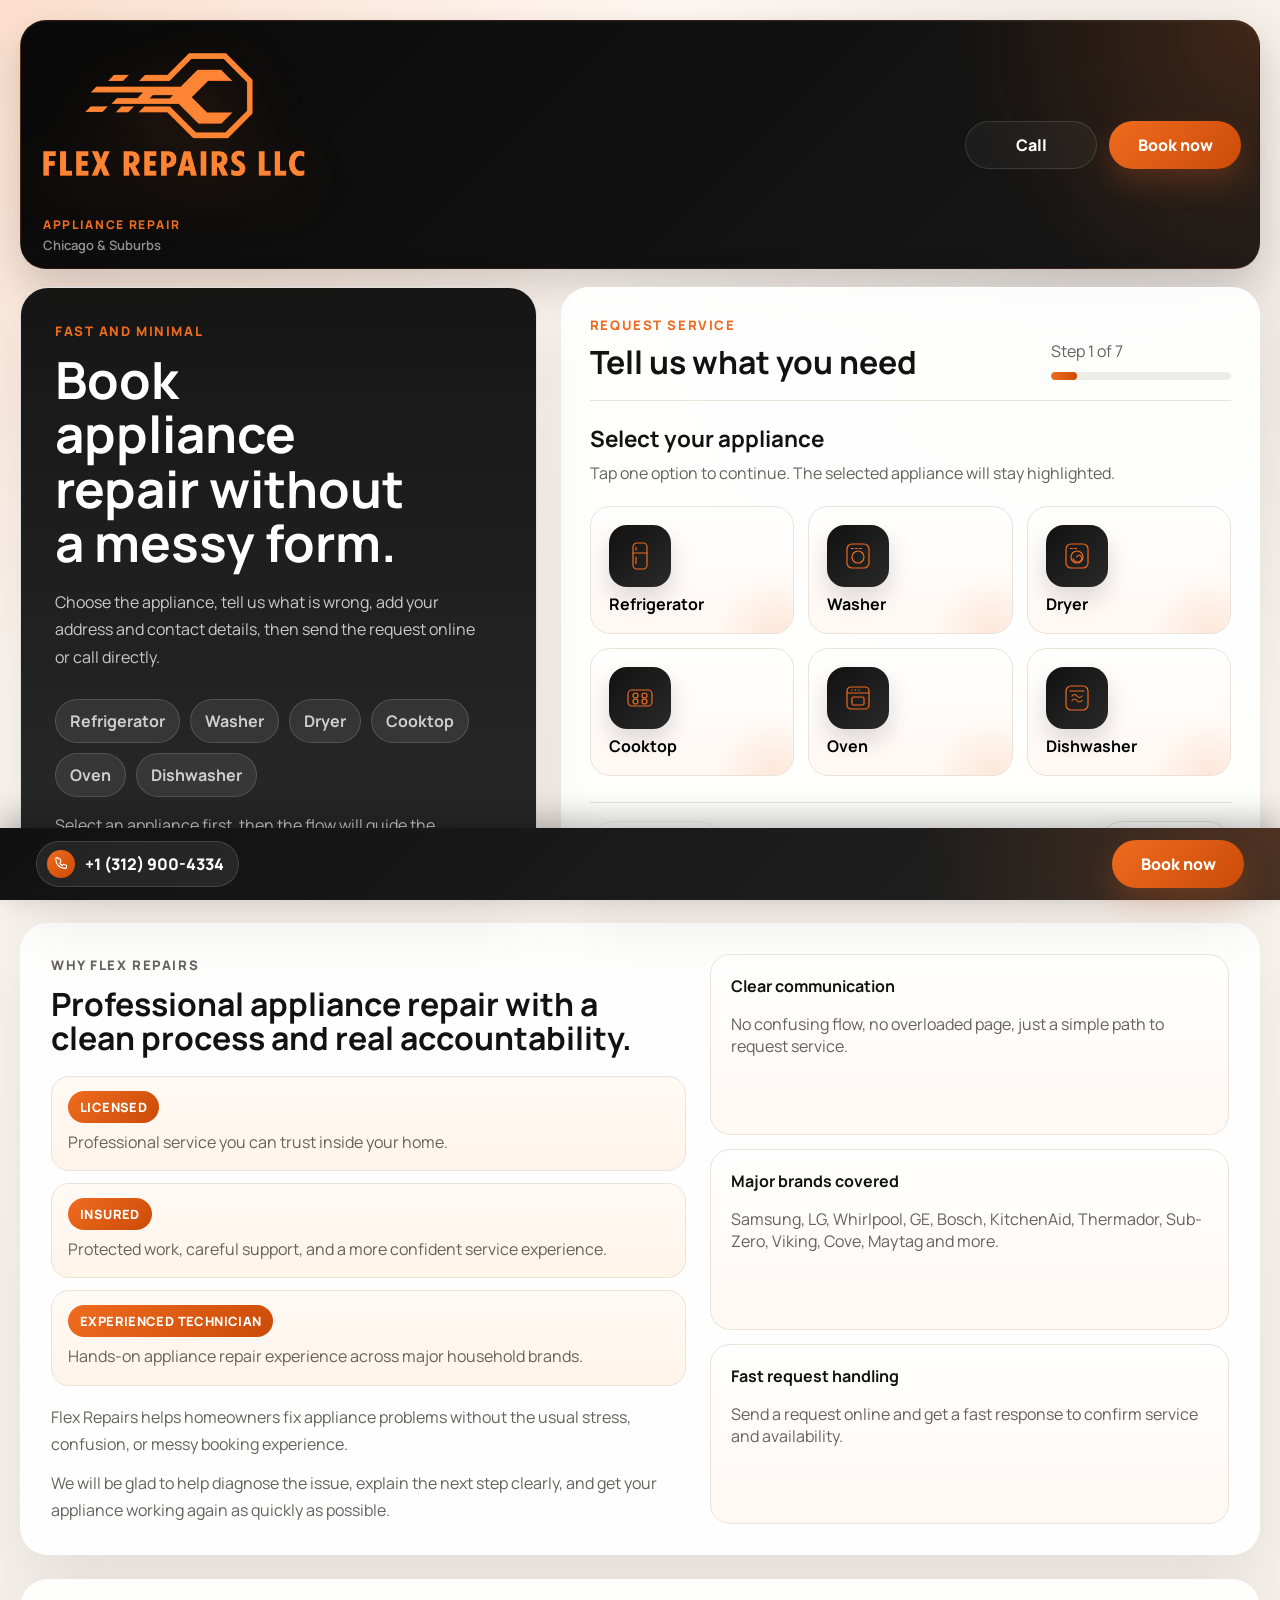
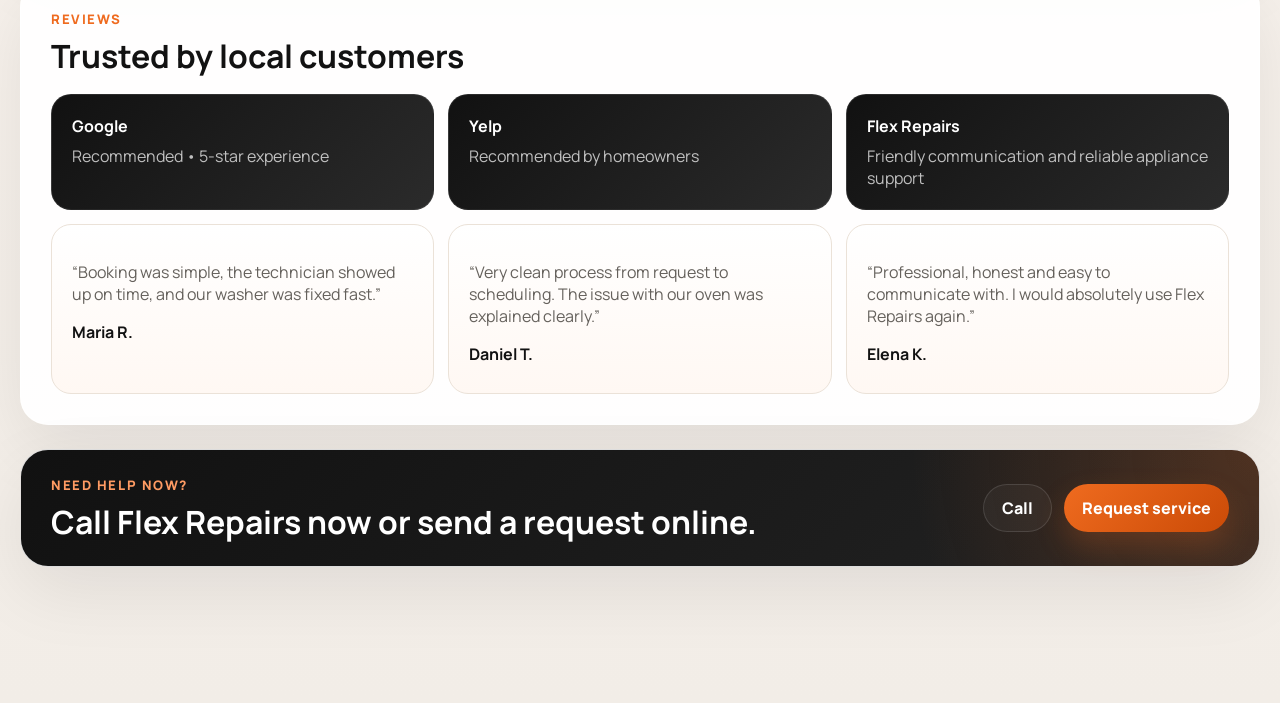
<file: index.html>
<!DOCTYPE html>
<html lang="en">
<head>
  <meta charset="UTF-8">
  <meta name="viewport" content="width=device-width, initial-scale=1.0">
  <title>Flex Repairs | Book Appliance Service</title>
  <meta
    name="description"
    content="Minimalist appliance repair booking flow for Flex Repairs."
  >
  <link rel="canonical" href="https://flexrepairsllc.com/">
	<link rel="icon" type="image/png" href="/flex-repairs-logo-orange-tall-balanced.png">
<link rel="shortcut icon" type="image/png" href="/flex-repairs-logo-orange-tall-balanced.png">
<link rel="apple-touch-icon" href="/flex-repairs-logo-orange-tall-balanced.png">
<meta property="og:image" content="https://flexrepairsllc.com/flex-repairs-logo-orange-tall-balanced.png">
<meta name="twitter:image" content="https://flexrepairsllc.com/flex-repairs-logo-orange-tall-balanced.png">
  <link rel="preconnect" href="https://fonts.googleapis.com">
  <link rel="preconnect" href="https://fonts.gstatic.com" crossorigin>
  <link
	    href="https://fonts.googleapis.com/css2?family=Manrope:wght@400;500;600;700;800&amp;display=swap"
    rel="stylesheet"
  >
  <link rel="stylesheet" href="styles.css?v=20260412-brands89">
</head>
<body>
  <div class="app-shell">
    <header class="topbar">
      <div class="brand-stack">
        <a class="brand" href="#top" aria-label="Flex Repairs home">
          <img
            class="brand-logo-image"
            src="flex-repairs-logo-orange-tall-balanced.png"
            alt="Flex Repairs LLC logo"
          >
        </a>
        <div class="brand-tagline">
          <span class="brand-tagline-service">Appliance Repair</span>
          <span class="brand-tagline-area">Chicago &amp; Suburbs</span>
        </div>
      </div>

      <div class="topbar-actions">
        <a
          class="ghost-button call-button"
          href="tel:+13129004334"
          data-call-trigger
          aria-controls="call-chip-header"
          aria-expanded="false"
        >
          Call
        </a>
        <button class="primary-button" type="button" data-jump-to="1">Book now</button>
        <a class="call-chip" id="call-chip-header" href="tel:+13129004334" hidden>
          <span class="call-chip-icon" aria-hidden="true">
            <svg viewBox="0 0 24 24" fill="none">
              <path d="M6.6 3H9.4C10 3 10.5 3.4 10.7 4L11.8 7.6C12 8.1 11.8 8.8 11.3 9.2L9.8 10.4C10.7 12.3 12.2 13.8 14.1 14.7L15.3 13.2C15.7 12.7 16.4 12.5 16.9 12.7L20.5 13.8C21.1 14 21.5 14.5 21.5 15.1V17.9C21.5 18.8 20.8 19.5 19.9 19.5H18.5C9.9 19.5 3 12.6 3 4V2.6C3 1.7 3.7 1 4.6 1H6.6Z"></path>
            </svg>
          </span>
          <span>+1 (312) 900-4334</span>
        </a>
      </div>
    </header>

    <main id="top" class="flow-layout">
      <section class="intro-panel">
        <p class="kicker">Fast and minimal</p>
        <h1>Book appliance repair without a messy form.</h1>
        <p class="intro-copy">
          Choose the appliance, tell us what is wrong, add your address and contact details,
          then send the request online or call directly.
        </p>

        <div class="intro-pills">
          <span>Refrigerator</span>
          <span>Washer</span>
          <span>Dryer</span>
          <span>Cooktop</span>
          <span>Oven</span>
          <span>Dishwasher</span>
        </div>

        <div class="intro-note">
          Select an appliance first, then the flow will guide the customer step by step.
        </div>
      </section>

      <section class="booking-panel">
        <div class="progress-head">
          <div>
            <p class="kicker">Request service</p>
            <h2>Tell us what you need</h2>
          </div>
          <div class="step-indicator">
            <span id="step-label">Step 1 of 7</span>
            <div class="progress-track"><div class="progress-fill" id="progress-fill"></div></div>
          </div>
        </div>

        <form id="booking-form" class="booking-form" novalidate>
          <section class="flow-step active" data-step="1">
            <div class="step-copy">
              <h3>Select your appliance</h3>
              <p>Tap one option to continue. The selected appliance will stay highlighted.</p>
            </div>

            <div class="appliance-grid" id="appliance-grid">
              <button class="choice-card" type="button" data-field="appliance" data-value="Refrigerator">
                <span class="icon appliance-icon" aria-hidden="true">
                  <svg viewBox="0 0 64 64" fill="none">
                    <rect x="18" y="6" width="28" height="52" rx="8"></rect>
                    <path d="M18 26H46"></path>
                    <path d="M24 14V20"></path>
                    <path d="M24 34V47"></path>
                  </svg>
                </span>
                <strong class="appliance-name">Refrigerator</strong>
              </button>
              <button class="choice-card" type="button" data-field="appliance" data-value="Washer">
                <span class="icon appliance-icon" aria-hidden="true">
                  <svg viewBox="0 0 64 64" fill="none">
                    <rect x="10" y="8" width="44" height="48" rx="10"></rect>
                    <circle cx="32" cy="34" r="12"></circle>
                    <path d="M19 17H23"></path>
                    <path d="M27 17H31"></path>
                    <path d="M35 17H39"></path>
                  </svg>
                </span>
                <strong class="appliance-name">Washer</strong>
              </button>
              <button class="choice-card" type="button" data-field="appliance" data-value="Dryer">
                <span class="icon appliance-icon" aria-hidden="true">
                  <svg viewBox="0 0 64 64" fill="none">
                    <rect x="10" y="8" width="44" height="48" rx="10"></rect>
                    <circle cx="32" cy="34" r="12"></circle>
                    <path d="M19 17H23"></path>
                    <path d="M27 17H31"></path>
                    <path d="M31 34C33.5 29 40 29.5 41.5 35C42.7 39.5 38.5 44 33.5 44C29.5 44 25.8 41.2 24.5 37.8"></path>
                  </svg>
                </span>
                <strong class="appliance-name">Dryer</strong>
              </button>
              <button class="choice-card" type="button" data-field="appliance" data-value="Cooktop">
                <span class="icon appliance-icon" aria-hidden="true">
                  <svg viewBox="0 0 64 64" fill="none">
                    <rect x="8" y="16" width="48" height="32" rx="8"></rect>
                    <circle cx="23" cy="27" r="5"></circle>
                    <circle cx="41" cy="27" r="5"></circle>
                    <circle cx="23" cy="39" r="5"></circle>
                    <circle cx="41" cy="39" r="5"></circle>
                  </svg>
                </span>
                <strong class="appliance-name">Cooktop</strong>
              </button>
              <button class="choice-card" type="button" data-field="appliance" data-value="Oven">
                <span class="icon appliance-icon" aria-hidden="true">
                  <svg viewBox="0 0 64 64" fill="none">
                    <rect x="10" y="10" width="44" height="44" rx="8"></rect>
                    <path d="M10 22H54"></path>
                    <circle cx="20" cy="16" r="1.5" fill="currentColor" stroke="none"></circle>
                    <circle cx="27" cy="16" r="1.5" fill="currentColor" stroke="none"></circle>
                    <circle cx="34" cy="16" r="1.5" fill="currentColor" stroke="none"></circle>
                    <rect x="20" y="30" width="24" height="16" rx="3"></rect>
                  </svg>
                </span>
                <strong class="appliance-name">Oven</strong>
              </button>
              <button class="choice-card" type="button" data-field="appliance" data-value="Dishwasher">
                <span class="icon appliance-icon" aria-hidden="true">
                  <svg viewBox="0 0 64 64" fill="none">
                    <rect x="10" y="8" width="44" height="48" rx="10"></rect>
                    <path d="M18 18H46"></path>
                    <path d="M22 28C25 24 29 24 32 28C35 32 39 32 42 28"></path>
                    <path d="M22 37C25 33 29 33 32 37C35 41 39 41 42 37"></path>
                  </svg>
                </span>
                <strong class="appliance-name">Dishwasher</strong>
              </button>
            </div>
          </section>

          <section class="flow-step" data-step="2">
            <div class="step-copy">
              <h3>What is the problem?</h3>
              <p>These options update based on the appliance you selected.</p>
            </div>

            <div class="choice-list" id="issue-list"></div>
          </section>

          <section class="flow-step" data-step="3">
            <div class="step-copy">
              <h3>What brand is it?</h3>
              <p>Select the appliance brand to continue.</p>
            </div>

            <div class="brand-grid" id="brand-grid"></div>
          </section>

          <section class="flow-step" data-step="4">
            <div class="step-copy">
              <h3>Where do you live?</h3>
              <p>Start with ZIP code, then add the exact address.</p>
            </div>

            <div class="field-grid two">
              <label class="field">
                <span>ZIP code</span>
                <input type="text" name="zipCode" placeholder="60618" inputmode="numeric" maxlength="10" autocomplete="postal-code" required>
              </label>
              <label class="field">
                <span>City</span>
                <input type="text" name="city" placeholder="Chicago" autocomplete="address-level2">
              </label>
            </div>

            <label class="field">
              <span>Street address</span>
                <input type="text" name="address" placeholder="1234 N Example Ave, Apt 2B" autocomplete="street-address" required>
            </label>
          </section>

          <section class="flow-step" data-step="5">
            <div class="step-copy">
              <h3>How can we reach you?</h3>
              <p>So we can confirm your request and schedule service.</p>
            </div>

            <div class="field-grid two">
              <label class="field">
                <span>First name</span>
                <input type="text" name="firstName" placeholder="John" autocomplete="given-name" required>
              </label>
              <label class="field">
                <span>Last name</span>
                <input type="text" name="lastName" placeholder="Smith" autocomplete="family-name">
              </label>
            </div>

            <div class="field-grid two">
              <label class="field">
                <span>Phone number</span>
                <input type="tel" name="phone" placeholder="+1 (312) 555-0123" autocomplete="tel" required>
              </label>
              <label class="field">
                <span>Email</span>
                <input type="email" name="email" placeholder="you@example.com" autocomplete="email">
              </label>
            </div>
          </section>

          <section class="flow-step" data-step="6">
            <div class="step-copy">
              <h3>What date and time work best?</h3>
              <p>Choose a preferred date and an open time window for the visit.</p>
            </div>

            <div class="availability-block">
              <div class="availability-head">
                <strong>Select a date</strong>
                <span>Dates keep moving forward automatically.</span>
              </div>
              <div class="date-grid" id="date-grid" tabindex="-1"></div>
            </div>

            <div class="availability-block">
              <div class="availability-head">
                <strong>Select a time window</strong>
                <span>Gray time windows are already booked.</span>
              </div>
              <div class="time-grid" id="time-grid" tabindex="-1"></div>
            </div>

            <label class="field">
              <span>Extra notes</span>
              <textarea name="notes" rows="4" placeholder="Gate code, parking note, appliance location, timing preferences..."></textarea>
            </label>

            <div class="callout">
              The selected date and time will be added to the request details.
            </div>
          </section>

          <section class="flow-step" data-step="7">
            <div class="step-copy">
              <h3>Review your request</h3>
              <p>One last check before sending.</p>
            </div>

            <div class="summary-card" id="summary-card"></div>

            <div class="final-actions">
              <button class="primary-button" type="submit">Request service</button>
              <button class="ghost-button" type="button" data-jump-to="5">Edit request</button>
            </div>
          </section>

          <div class="form-message" id="form-message" aria-live="polite" hidden></div>

          <div class="flow-footer">
            <button class="nav-button" id="back-button" type="button">Back</button>
            <button class="nav-button primary-nav" id="next-button" type="button">Next</button>
          </div>
        </form>
      </section>
    </main>

    <section class="trust-section">
      <div class="trust-copy">
        <p class="kicker">Why Flex Repairs</p>
        <h2>Professional appliance repair with a clean process and real accountability.</h2>

        <div class="trust-points">
          <div class="trust-point">
            <span class="trust-label">Licensed</span>
            <p>Professional service you can trust inside your home.</p>
          </div>
          <div class="trust-point">
            <span class="trust-label">Insured</span>
            <p>Protected work, careful support, and a more confident service experience.</p>
          </div>
          <div class="trust-point">
            <span class="trust-label">Experienced technician</span>
            <p>Hands-on appliance repair experience across major household brands.</p>
          </div>
        </div>

        <div class="trust-message">
          <p>
            Flex Repairs helps homeowners fix appliance problems without the usual stress,
            confusion, or messy booking experience.
          </p>
          <p>
            We will be glad to help diagnose the issue, explain the next step clearly,
            and get your appliance working again as quickly as possible.
          </p>
        </div>
      </div>

      <div class="trust-cards">
        <article class="mini-card">
          <strong>Clear communication</strong>
          <p>No confusing flow, no overloaded page, just a simple path to request service.</p>
        </article>
        <article class="mini-card">
          <strong>Major brands covered</strong>
          <p>Samsung, LG, Whirlpool, GE, Bosch, KitchenAid, Thermador, Sub-Zero, Viking, Cove, Maytag and more.</p>
        </article>
        <article class="mini-card">
          <strong>Fast request handling</strong>
          <p>Send a request online and get a fast response to confirm service and availability.</p>
        </article>
      </div>
    </section>

    <section class="reviews-section">
      <div class="section-head">
        <p class="kicker">Reviews</p>
        <h2>Trusted by local customers</h2>
      </div>

      <div class="rating-strip">
        <div class="rating-card">
          <strong>Google</strong>
          <span>Recommended • 5-star experience</span>
        </div>
        <div class="rating-card">
          <strong>Yelp</strong>
          <span>Recommended by homeowners</span>
        </div>
        <div class="rating-card">
          <strong>Flex Repairs</strong>
          <span>Friendly communication and reliable appliance support</span>
        </div>
      </div>

      <div class="review-grid">
        <article class="review-card">
          <p>“Booking was simple, the technician showed up on time, and our washer was fixed fast.”</p>
          <strong>Maria R.</strong>
        </article>
        <article class="review-card">
          <p>“Very clean process from request to scheduling. The issue with our oven was explained clearly.”</p>
          <strong>Daniel T.</strong>
        </article>
        <article class="review-card">
          <p>“Professional, honest and easy to communicate with. I would absolutely use Flex Repairs again.”</p>
          <strong>Elena K.</strong>
        </article>
      </div>
    </section>

    <section class="bottom-cta">
      <div>
        <p class="kicker">Need help now?</p>
        <h2>Call Flex Repairs now or send a request online.</h2>
      </div>
      <div class="bottom-cta-actions">
        <a
          class="ghost-button call-button"
          href="tel:+13129004334"
          data-call-trigger
          aria-controls="call-chip-footer"
          aria-expanded="false"
        >
          Call
        </a>
        <button class="primary-button" type="button" data-jump-to="1">Request service</button>
        <a class="call-chip call-chip-dark" id="call-chip-footer" href="tel:+13129004334" hidden>
          <span class="call-chip-icon" aria-hidden="true">
            <svg viewBox="0 0 24 24" fill="none">
              <path d="M6.6 3H9.4C10 3 10.5 3.4 10.7 4L11.8 7.6C12 8.1 11.8 8.8 11.3 9.2L9.8 10.4C10.7 12.3 12.2 13.8 14.1 14.7L15.3 13.2C15.7 12.7 16.4 12.5 16.9 12.7L20.5 13.8C21.1 14 21.5 14.5 21.5 15.1V17.9C21.5 18.8 20.8 19.5 19.9 19.5H18.5C9.9 19.5 3 12.6 3 4V2.6C3 1.7 3.7 1 4.6 1H6.6Z"></path>
            </svg>
          </span>
          <span>+1 (312) 900-4334</span>
        </a>
      </div>
    </section>
  </div>

  <div class="sticky-call-bar" role="complementary" aria-label="Call or book service">
    <a class="sticky-call-bar-chip" href="tel:+13129004334">
      <span class="sticky-call-bar-icon" aria-hidden="true">
        <svg viewBox="0 0 24 24" fill="none">
          <path d="M6.6 3H9.4C10 3 10.5 3.4 10.7 4L11.8 7.6C12 8.1 11.8 8.8 11.3 9.2L9.8 10.4C10.7 12.3 12.2 13.8 14.1 14.7L15.3 13.2C15.7 12.7 16.4 12.5 16.9 12.7L20.5 13.8C21.1 14 21.5 14.5 21.5 15.1V17.9C21.5 18.8 20.8 19.5 19.9 19.5H18.5C9.9 19.5 3 12.6 3 4V2.6C3 1.7 3.7 1 4.6 1H6.6Z"></path>
        </svg>
      </span>
      <span>+1 (312) 900-4334</span>
    </a>
    <button class="primary-button" type="button" data-jump-to="1">Book now</button>
  </div>

  <script src="script-v2.js?v=20260412-brands89"></script>
</body>
</html>
</file>
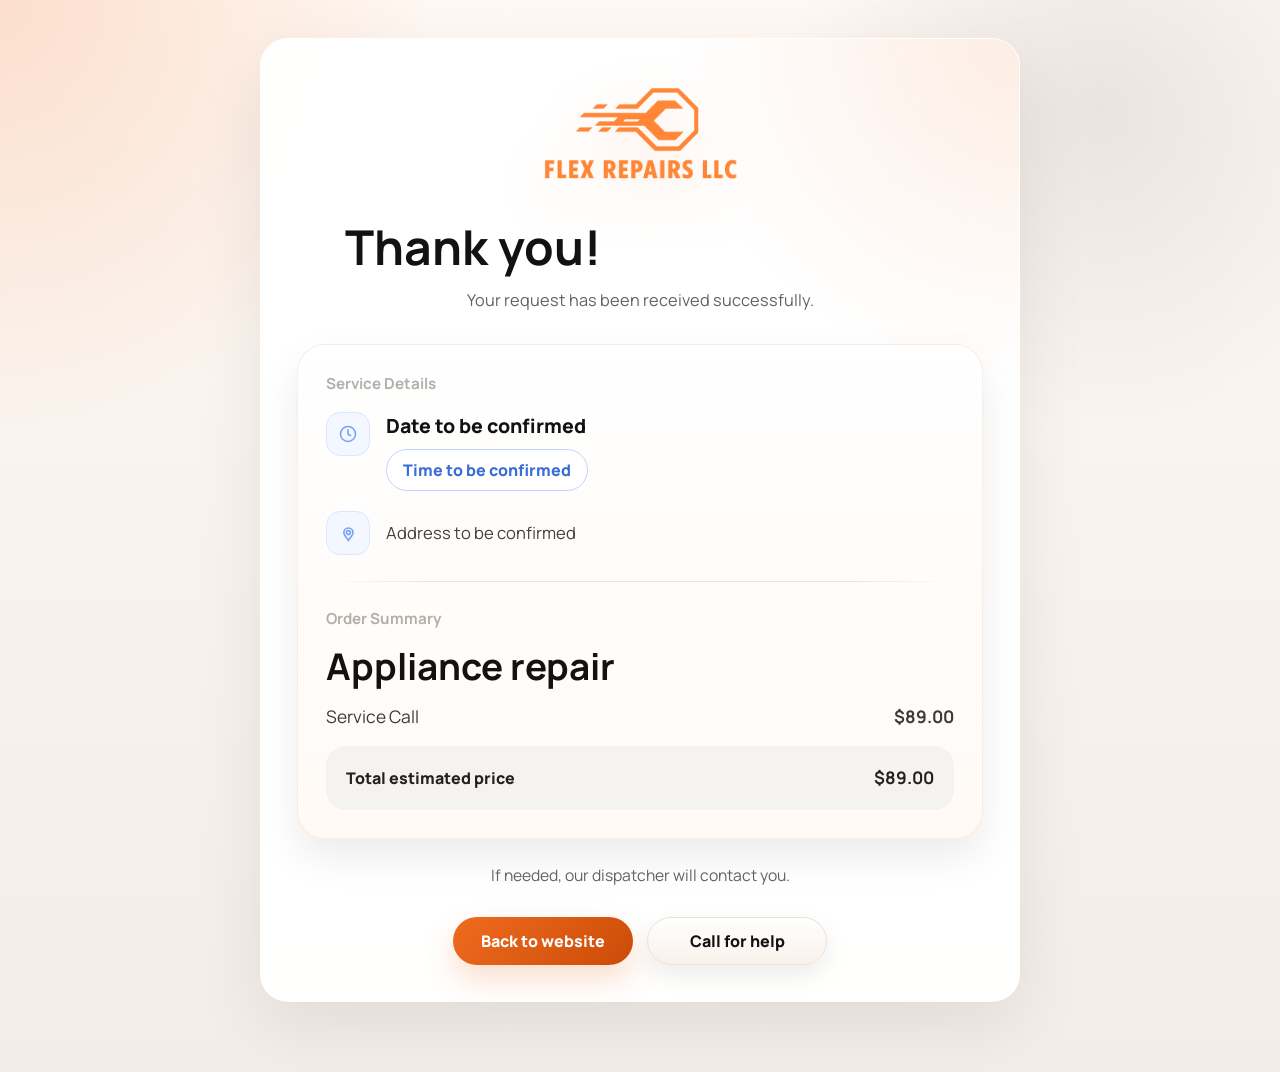
<file: thank-you.html>
<!DOCTYPE html>
<html lang="en">
<head>
  <meta charset="UTF-8">
  <meta name="viewport" content="width=device-width, initial-scale=1.0">
  <title>Thank You | Flex Repairs</title>
  <meta name="description" content="Flex Repairs booking confirmation page.">
  <meta name="robots" content="noindex, nofollow">
  <link rel="preconnect" href="https://fonts.googleapis.com">
  <link rel="preconnect" href="https://fonts.gstatic.com" crossorigin>
  <link href="https://fonts.googleapis.com/css2?family=Manrope:wght@400;500;600;700;800&display=swap" rel="stylesheet">
  <link rel="stylesheet" href="styles.css?v=20260412-thanks89">
</head>
<body>
  <div class="app-shell thank-you-shell">
    <main class="thank-you-layout confirmation-layout">
      <section class="thank-you-panel confirmation-panel">
        <div class="confirmation-hero">
          <a class="brand confirmation-brand" href="/" aria-label="Flex Repairs home">
            <img
              class="brand-logo-image confirmation-logo"
              src="flex-repairs-logo-orange-tall-balanced.png"
              alt="Flex Repairs LLC logo"
            >
          </a>

          <h1 id="confirmation-heading">Thank you!</h1>
          <p class="thank-you-subtle" id="confirmation-subtitle">
            Your request has been received successfully.
          </p>
        </div>

        <article class="confirmation-card">
          <div class="confirmation-section">
            <p class="confirmation-label">Service Details</p>

            <div class="confirmation-detail-row">
              <span class="confirmation-icon" aria-hidden="true">
                <svg viewBox="0 0 24 24" fill="none">
                  <circle cx="12" cy="12" r="9"></circle>
                  <path d="M12 7V12L15 14"></path>
                </svg>
              </span>
              <div class="confirmation-detail-content">
                <p class="confirmation-date" id="confirmation-date">Date to be confirmed</p>
                <span class="confirmation-time-pill" id="confirmation-time">Time to be confirmed</span>
              </div>
            </div>

            <div class="confirmation-detail-row">
              <span class="confirmation-icon" aria-hidden="true">
                <svg viewBox="0 0 24 24" fill="none">
                  <path d="M12 21C15.5 17.4 18 14.6 18 11.5C18 8.46 15.54 6 12.5 6C9.46 6 7 8.46 7 11.5C7 14.6 9.5 17.4 13 21H12Z"></path>
                  <circle cx="12.5" cy="11.5" r="2.4"></circle>
                </svg>
              </span>
              <p class="confirmation-address" id="confirmation-address">Address to be confirmed</p>
            </div>
          </div>

          <div class="confirmation-divider"></div>

          <div class="confirmation-section">
            <p class="confirmation-label">Order Summary</p>
            <h2 class="confirmation-appliance" id="confirmation-appliance">Appliance repair</h2>

            <div class="confirmation-price-row">
              <span>Service Call</span>
              <strong id="confirmation-service-call">$89.00</strong>
            </div>

            <div class="confirmation-total-row">
              <span>Total estimated price</span>
              <strong id="confirmation-total">$89.00</strong>
            </div>
          </div>
        </article>

        <p class="confirmation-helper">
          If needed, our dispatcher will contact you.
        </p>

        <div class="thank-you-actions">
          <a class="primary-button" href="/">Back to website</a>
          <a class="ghost-button" href="tel:+18144037859">Call for help</a>
        </div>
      </section>
    </main>
  </div>

  <script>
    (function () {
      const storageKey = "flex-repairs-confirmation";
      const maxAgeMs = 30 * 60 * 1000;
      const currency = new Intl.NumberFormat("en-US", {
        style: "currency",
        currency: "USD"
      });

      function readConfirmation() {
        try {
          const raw = window.sessionStorage.getItem(storageKey);
          if (!raw) return null;

          const parsed = JSON.parse(raw);
          if (!parsed || typeof parsed !== "object") return null;
          if (!parsed.createdAt || Date.now() - parsed.createdAt > maxAgeMs) return null;

          return parsed;
        } catch {
          return null;
        }
      }

      const confirmation = readConfirmation();
      if (!confirmation) return;

      const heading = document.getElementById("confirmation-heading");
      const subtitle = document.getElementById("confirmation-subtitle");
      const date = document.getElementById("confirmation-date");
      const time = document.getElementById("confirmation-time");
      const address = document.getElementById("confirmation-address");
      const appliance = document.getElementById("confirmation-appliance");
      const serviceCall = document.getElementById("confirmation-service-call");
      const total = document.getElementById("confirmation-total");

      if (heading) {
        heading.textContent = confirmation.firstName
          ? `Thank you, ${confirmation.firstName}!`
          : "Thank you!";
      }

      if (subtitle) {
        subtitle.textContent = confirmation.email
          ? `We have your request and we'll email your service details to ${confirmation.email}.`
          : "We have your request and we'll email your service details soon.";
      }

      if (date) date.textContent = confirmation.preferredDate || "Date to be confirmed";
      if (time) time.textContent = confirmation.preferredTime || "Time to be confirmed";
      if (address) address.textContent = confirmation.address || "Address to be confirmed";
      if (appliance) appliance.textContent = confirmation.appliance || "Appliance repair";

      const amount = currency.format(Number(confirmation.serviceCallPrice || 89));
      if (serviceCall) serviceCall.textContent = amount;
      if (total) total.textContent = currency.format(Number(confirmation.totalEstimatedPrice || 89));
    }());
  </script>
</body>
</html>
</file>
<file: styles.css>
:root {
  --bg: #f4f1eb;
  --panel: #ffffff;
  --panel-soft: #fff8f2;
  --ink: #121212;
  --muted: #65615c;
  --line: #ebe2d8;
  --accent: #111111;
  --accent-soft: #1d1d1d;
  --brand: #ef6b1f;
  --brand-deep: #cb4b07;
  --brand-soft: #fff0e5;
  --success: #e7f6ec;
  --shadow: 0 24px 70px rgba(16, 16, 16, 0.08);
  --radius-lg: 28px;
  --radius-md: 20px;
  --radius-sm: 14px;
  --container: 1240px;
}

* {
  box-sizing: border-box;
}

html {
  scroll-behavior: smooth;
}

body {
  margin: 0;
  font-family: "Manrope", sans-serif;
  color: var(--ink);
  background:
    radial-gradient(circle at top left, rgba(239, 107, 31, 0.18), transparent 26%),
    radial-gradient(circle at 86% 10%, rgba(0, 0, 0, 0.08), transparent 22%),
    linear-gradient(180deg, #fff8f3 0%, #f2ede7 100%);
}

button,
input,
textarea {
  font: inherit;
}

.app-shell {
  width: min(calc(100% - 32px), var(--container));
  margin: 0 auto;
  padding: 20px 0 32px;
}

body:has(.sticky-call-bar) {
  padding-bottom: 104px;
}

.sticky-call-bar {
  position: fixed;
  left: 0;
  right: 0;
  bottom: 0;
  z-index: 60;
  display: flex;
  align-items: center;
  justify-content: space-between;
  gap: 12px;
  padding: 12px max(16px, calc((100% - var(--container)) / 2 + 16px));
  padding-bottom: max(12px, env(safe-area-inset-bottom));
  background:
    radial-gradient(circle at top right, rgba(239, 107, 31, 0.22), transparent 28%),
    linear-gradient(135deg, #111111 0%, #232323 100%);
  box-shadow: 0 -10px 30px rgba(0, 0, 0, 0.25);
}

.sticky-call-bar-chip {
  display: inline-flex;
  align-items: center;
  gap: 10px;
  min-height: 44px;
  padding: 8px 14px 8px 10px;
  border-radius: 999px;
  text-decoration: none;
  color: #fff;
  background: rgba(255, 255, 255, 0.08);
  border: 1px solid rgba(255, 255, 255, 0.14);
  font-weight: 800;
  white-space: nowrap;
}

.sticky-call-bar-icon {
  width: 28px;
  height: 28px;
  border-radius: 999px;
  display: inline-grid;
  place-items: center;
  background: linear-gradient(135deg, var(--brand) 0%, var(--brand-deep) 100%);
  color: #fff;
  flex-shrink: 0;
}

.sticky-call-bar-icon svg {
  width: 14px;
  height: 14px;
  stroke: currentColor;
  stroke-width: 1.9;
  stroke-linecap: round;
  stroke-linejoin: round;
}

.sticky-call-bar .primary-button {
  min-width: 132px;
}

.topbar {
  display: flex;
  align-items: center;
  justify-content: space-between;
  gap: 20px;
  padding: 14px 18px;
  margin-bottom: 18px;
  border-radius: 26px;
  background:
    radial-gradient(circle at top right, rgba(239, 107, 31, 0.2), transparent 24%),
    linear-gradient(135deg, #090909 0%, #181818 100%);
  border: 1px solid rgba(239, 107, 31, 0.14);
  box-shadow:
    0 18px 40px rgba(16, 16, 16, 0.18),
    inset 0 1px 0 rgba(255, 255, 255, 0.04);
}

.brand {
  display: inline-flex;
  align-items: center;
  color: inherit;
  text-decoration: none;
  min-width: 0;
}

.brand-stack {
  display: flex;
  flex-direction: column;
  gap: 8px;
  min-width: 0;
}

.brand-tagline {
  display: flex;
  flex-direction: column;
  gap: 3px;
  padding-left: 4px;
}

.brand-tagline-service {
  font-size: 12px;
  font-weight: 800;
  letter-spacing: 0.14em;
  text-transform: uppercase;
  color: var(--brand);
}

.brand-tagline-area {
  font-size: 13px;
  font-weight: 600;
  color: rgba(255, 255, 255, 0.55);
}

.brand-logo-image {
  display: block;
  width: 268px;
  max-width: min(56vw, 268px);
  height: auto;
  object-fit: contain;
  border-radius: 20px;
  filter: drop-shadow(0 16px 28px rgba(239, 107, 31, 0.18));
}

.topbar-actions {
  display: flex;
  flex-wrap: wrap;
  justify-content: flex-end;
  gap: 12px;
}

.primary-button,
.ghost-button,
.nav-button,
.choice-card,
.brand-card,
.date-card,
.time-card {
  border: none;
  cursor: pointer;
  transition: transform 160ms ease, border-color 160ms ease, background 160ms ease, box-shadow 160ms ease;
}

.primary-button,
.ghost-button,
.nav-button {
  min-height: 48px;
  padding: 0 18px;
  border-radius: 999px;
  text-decoration: none;
  display: inline-flex;
  align-items: center;
  justify-content: center;
  font-weight: 800;
}

.primary-button,
.primary-nav {
  background: linear-gradient(135deg, var(--brand) 0%, var(--brand-deep) 100%);
  color: #fff;
  box-shadow: 0 14px 30px rgba(239, 107, 31, 0.22);
}

.ghost-button,
.nav-button {
  background: linear-gradient(180deg, #ffffff 0%, #f8f1ea 100%);
  color: var(--ink);
  border: 1px solid var(--line);
  box-shadow: 0 10px 24px rgba(16, 16, 16, 0.08);
}

.primary-button:hover,
.ghost-button:hover,
.nav-button:hover,
.choice-card:hover,
.brand-card:hover,
.date-card:hover,
.time-card:hover {
  transform: translateY(-1px);
}

.topbar .primary-button,
.topbar .ghost-button {
  min-width: 132px;
}

.call-button {
  position: relative;
}

.call-chip {
  min-height: 44px;
  padding: 8px 14px 8px 10px;
  border-radius: 999px;
  display: inline-flex;
  align-items: center;
  gap: 10px;
  text-decoration: none;
  color: var(--ink);
  background: linear-gradient(180deg, #ffffff 0%, #fff3ea 100%);
  border: 1px solid rgba(239, 107, 31, 0.18);
  box-shadow: 0 12px 26px rgba(16, 16, 16, 0.1);
  animation: call-chip-pop 180ms ease;
}

.call-chip[hidden] {
  display: none;
}

.call-chip-icon {
  width: 28px;
  height: 28px;
  border-radius: 999px;
  display: inline-grid;
  place-items: center;
  background: linear-gradient(135deg, var(--brand) 0%, var(--brand-deep) 100%);
  color: #fff;
  flex-shrink: 0;
}

.call-chip-icon svg {
  width: 14px;
  height: 14px;
  stroke: currentColor;
  stroke-width: 1.9;
  stroke-linecap: round;
  stroke-linejoin: round;
}

.topbar .call-chip,
.bottom-cta .call-chip-dark {
  color: #fff;
  background: rgba(255, 255, 255, 0.08);
  border-color: rgba(255, 255, 255, 0.14);
  box-shadow: none;
}

@keyframes call-chip-pop {
  from {
    opacity: 0;
    transform: translateY(4px) scale(0.98);
  }

  to {
    opacity: 1;
    transform: translateY(0) scale(1);
  }
}

.topbar .ghost-button,
.bottom-cta .ghost-button {
  background: rgba(255, 255, 255, 0.04);
  color: #fff;
  border: 1px solid rgba(255, 255, 255, 0.12);
  box-shadow: none;
}

.topbar .ghost-button:hover {
  background: rgba(255, 255, 255, 0.08);
}

.bottom-cta .ghost-button:hover {
  background: rgba(255, 255, 255, 0.08);
}

.flow-layout {
  display: grid;
  grid-template-columns: 0.85fr 1.15fr;
  gap: 24px;
  align-items: start;
}

.intro-panel,
.booking-panel {
  background: rgba(255, 255, 255, 0.92);
  border: 1px solid rgba(255, 255, 255, 0.85);
  box-shadow: var(--shadow);
  border-radius: var(--radius-lg);
}

.intro-panel {
  position: sticky;
  top: 18px;
  padding: 34px;
  background:
    linear-gradient(180deg, rgba(17, 17, 17, 0.98) 0%, rgba(33, 33, 33, 0.96) 100%);
  color: #fff;
}

.booking-panel {
  padding: 28px;
}

.kicker {
  margin: 0 0 12px;
  font-size: 0.82rem;
  text-transform: uppercase;
  letter-spacing: 0.12em;
  color: var(--brand);
  font-weight: 800;
}

h1,
h2,
h3 {
  margin: 0;
  line-height: 1.06;
}

h1 {
  font-size: clamp(2.4rem, 4vw, 4.6rem);
  max-width: 11ch;
}

h2 {
  font-size: clamp(1.6rem, 2.5vw, 2.4rem);
}

h3 {
  font-size: 1.4rem;
}

.intro-copy,
.step-copy p,
.callout,
.field span,
.step-indicator span,
.summary-line small,
.intro-note,
.mini-card p,
.rating-card span,
.review-card p,
.trust-copy p {
  color: var(--muted);
}

.intro-panel .intro-copy,
.intro-panel .intro-note,
.intro-panel .intro-pills span {
  color: rgba(255, 255, 255, 0.76);
}

.intro-copy {
  max-width: 42ch;
  line-height: 1.7;
  margin: 20px 0 0;
}

.intro-pills {
  display: flex;
  flex-wrap: wrap;
  gap: 10px;
  margin-top: 28px;
}

.intro-pills span {
  padding: 10px 14px;
  border: 1px solid rgba(255, 255, 255, 0.14);
  border-radius: 999px;
  background: rgba(255, 255, 255, 0.08);
  font-weight: 700;
}

.intro-note {
  margin-top: 16px;
  line-height: 1.6;
}

.progress-head {
  display: flex;
  align-items: end;
  justify-content: space-between;
  gap: 20px;
  padding-bottom: 20px;
  border-bottom: 1px solid var(--line);
}

.step-indicator {
  min-width: 180px;
}

.progress-track {
  margin-top: 10px;
  height: 8px;
  border-radius: 999px;
  background: #ecece8;
  overflow: hidden;
}

.progress-fill {
  width: 14.28%;
  height: 100%;
  background: linear-gradient(90deg, var(--brand) 0%, var(--brand-deep) 100%);
  border-radius: inherit;
}

.booking-form {
  padding-top: 26px;
}

.flow-step {
  display: none;
}

.flow-step.active {
  display: block;
}

.step-copy {
  margin-bottom: 20px;
}

.step-copy p {
  margin: 10px 0 0;
  line-height: 1.6;
}

.appliance-grid,
.brand-grid,
.date-grid,
.time-grid {
  display: grid;
  gap: 14px;
}

.appliance-grid {
  grid-template-columns: repeat(3, 1fr);
}

.brand-grid {
  grid-template-columns: repeat(4, 1fr);
  margin-bottom: 18px;
}

.date-grid {
  grid-template-columns: repeat(3, 1fr);
  margin-bottom: 18px;
}

.time-grid {
  grid-template-columns: repeat(3, 1fr);
  margin-bottom: 18px;
}

.choice-card,
.brand-card,
.date-card,
.time-card {
  width: 100%;
  text-align: left;
  padding: 18px;
  border-radius: var(--radius-md);
  background: linear-gradient(180deg, #ffffff 0%, #fff8f3 100%);
  border: 1px solid var(--line);
}

.choice-card {
  min-height: 128px;
  display: flex;
  flex-direction: column;
  justify-content: space-between;
  position: relative;
  overflow: hidden;
}

.choice-card .icon {
  width: 62px;
  height: 62px;
  display: grid;
  place-items: center;
  border-radius: 18px;
  background: linear-gradient(135deg, #111111 0%, #2a2a2a 100%);
  color: var(--brand);
  box-shadow: 0 12px 24px rgba(17, 17, 17, 0.14);
}

.appliance-icon svg {
  width: 32px;
  height: 32px;
  stroke: currentColor;
  stroke-width: 2.4;
  stroke-linecap: round;
  stroke-linejoin: round;
}

.appliance-name {
  font-size: 1.02rem;
}

.choice-card strong,
.brand-card strong,
.date-card strong,
.time-card strong {
  font-size: 1rem;
}

.choice-list {
  display: grid;
  gap: 12px;
}

.choice-list .choice-card {
  min-height: auto;
  padding: 18px 20px;
}

.choice-card.selected,
.brand-card.selected,
.date-card.selected,
.time-card.selected {
  border-color: var(--brand);
  box-shadow: 0 0 0 1px var(--brand) inset;
  background: linear-gradient(180deg, #fff7f0 0%, #ffe9db 100%);
}

.availability-block {
  margin-bottom: 18px;
}

.availability-head {
  display: flex;
  align-items: baseline;
  justify-content: space-between;
  gap: 12px;
  margin-bottom: 12px;
}

.availability-head strong {
  font-size: 0.98rem;
}

.availability-head span {
  color: var(--muted);
  font-size: 0.88rem;
}

.date-card,
.time-card {
  display: grid;
  gap: 8px;
}

.date-card span,
.time-card span {
  color: var(--muted);
  font-size: 0.84rem;
  font-weight: 700;
}

.time-card {
  min-height: 108px;
  justify-content: space-between;
}

.date-card.unavailable,
.time-card.unavailable {
  background: linear-gradient(180deg, #f5f1ec 0%, #eee7df 100%);
  border-color: #ddd2c7;
  color: #7a736c;
  box-shadow: none;
}

.date-card.unavailable span,
.time-card.unavailable span {
  color: #8e867e;
}

.time-placeholder {
  padding: 18px;
  border-radius: var(--radius-md);
  border: 1px dashed rgba(239, 107, 31, 0.28);
  background: #fff8f2;
  color: var(--muted);
  line-height: 1.6;
}

.appliance-grid .choice-card.selected {
  background:
    radial-gradient(circle at top right, rgba(239, 107, 31, 0.18), transparent 34%),
    linear-gradient(180deg, #fff8f2 0%, #ffe8da 100%);
  box-shadow:
    0 0 0 2px var(--brand) inset,
    0 14px 34px rgba(239, 107, 31, 0.16);
}

.appliance-grid .choice-card.selected::before,
.choice-list .choice-card.selected::before {
  content: "";
  position: absolute;
  top: 14px;
  right: 14px;
  width: 18px;
  height: 18px;
  border-radius: 999px;
  background: linear-gradient(135deg, var(--brand) 0%, var(--brand-deep) 100%);
  box-shadow:
    0 0 0 5px rgba(239, 107, 31, 0.14),
    0 0 0 10px rgba(239, 107, 31, 0.07);
}

.appliance-grid .choice-card.selected::after {
  content: "Selected";
  position: absolute;
  top: 14px;
  right: 44px;
  padding: 6px 10px;
  border-radius: 999px;
  background: linear-gradient(135deg, var(--brand) 0%, var(--brand-deep) 100%);
  color: #fff;
  font-size: 0.72rem;
  font-weight: 800;
  letter-spacing: 0.02em;
}

.appliance-grid .choice-card.selected .icon {
  background: linear-gradient(135deg, var(--brand) 0%, var(--brand-deep) 100%);
  color: #fff;
  box-shadow: 0 14px 28px rgba(239, 107, 31, 0.24);
}

.appliance-grid .choice-card::before {
  content: "";
  position: absolute;
  inset: auto -20% -46% auto;
  width: 120px;
  height: 120px;
  border-radius: 999px;
  background: radial-gradient(circle, rgba(239, 107, 31, 0.12), transparent 68%);
  pointer-events: none;
}

.choice-list .choice-card.selected {
  background:
    radial-gradient(circle at top right, rgba(239, 107, 31, 0.16), transparent 30%),
    linear-gradient(180deg, #fff7f0 0%, #ffe7d8 100%);
  box-shadow:
    0 0 0 2px var(--brand) inset,
    0 12px 26px rgba(239, 107, 31, 0.14);
}

.field-grid {
  display: grid;
  gap: 14px;
}

.field-grid.two {
  grid-template-columns: repeat(2, 1fr);
}

.field {
  display: grid;
  gap: 8px;
  margin-bottom: 14px;
}

.field span {
  font-size: 0.94rem;
  font-weight: 700;
}

.field input,
.field textarea {
  width: 100%;
  padding: 15px 16px;
  border-radius: 16px;
  border: 1px solid var(--line);
  background: #fffdfb;
  color: var(--ink);
  outline: none;
}

.field input:focus,
.field textarea:focus {
  border-color: rgba(239, 107, 31, 0.45);
  box-shadow: 0 0 0 3px rgba(239, 107, 31, 0.1);
}

.callout {
  padding: 16px 18px;
  border-radius: 16px;
  background: var(--brand-soft);
  border: 1px dashed rgba(239, 107, 31, 0.32);
  line-height: 1.6;
}

.summary-card {
  display: grid;
  gap: 12px;
  padding: 18px;
  border: 1px solid var(--line);
  border-radius: var(--radius-md);
  background: linear-gradient(180deg, #fffaf5 0%, #fff2e7 100%);
}

.summary-line {
  display: flex;
  justify-content: space-between;
  gap: 18px;
  padding-bottom: 12px;
  border-bottom: 1px solid var(--line);
}

.summary-line:last-child {
  padding-bottom: 0;
  border-bottom: 0;
}

.summary-line strong {
  text-align: right;
}

.final-actions,
.flow-footer {
  display: flex;
  align-items: center;
  justify-content: space-between;
  gap: 12px;
}

.final-actions {
  margin-top: 20px;
}

.flow-footer {
  margin-top: 26px;
  padding-top: 18px;
  border-top: 1px solid var(--line);
}

.flow-footer .nav-button,
.final-actions .ghost-button {
  min-width: 132px;
}

.flow-footer .nav-button:not(.primary-nav),
.final-actions .ghost-button {
  color: var(--ink);
  border-color: var(--line);
}

#back-button[disabled] {
  opacity: 0.45;
  cursor: default;
}

button[disabled] {
  cursor: wait;
  opacity: 0.85;
}

.date-card[disabled],
.time-card[disabled] {
  cursor: not-allowed;
  opacity: 1;
}

.submit-note {
  margin-top: 16px;
  padding: 16px 18px;
  border-radius: 16px;
  background: var(--success);
  border: 1px solid #cde7d6;
  line-height: 1.6;
}

.submit-note-link {
  color: #24543a;
  font-weight: 800;
}

.form-message {
  margin-top: 18px;
  padding: 14px 16px;
  border-radius: 16px;
  border: 1px solid #f2c4aa;
  background: #fff2e8;
  color: #8d3c12;
  line-height: 1.5;
  font-weight: 700;
}

.form-message[data-type="success"] {
  border-color: #cde7d6;
  background: var(--success);
  color: #24543a;
}

.trust-section,
.reviews-section,
.bottom-cta {
  margin-top: 24px;
  background: rgba(255, 255, 255, 0.92);
  border: 1px solid rgba(255, 255, 255, 0.85);
  box-shadow: var(--shadow);
  border-radius: var(--radius-lg);
}

.trust-section,
.reviews-section {
  padding: 30px;
}

.trust-section {
  display: grid;
  grid-template-columns: 1.1fr 0.9fr;
  gap: 24px;
}

.trust-copy p {
  line-height: 1.7;
}

.trust-points {
  display: grid;
  gap: 12px;
  margin: 20px 0 18px;
}

.trust-point {
  display: grid;
  gap: 6px;
  padding: 14px 16px;
  border-radius: 18px;
  border: 1px solid var(--line);
  background: linear-gradient(180deg, #fffaf5 0%, #fff4ea 100%);
}

.trust-label {
  display: inline-flex;
  width: fit-content;
  padding: 7px 12px;
  border-radius: 999px;
  background: linear-gradient(135deg, var(--brand) 0%, var(--brand-deep) 100%);
  color: #fff;
  font-size: 0.8rem;
  font-weight: 800;
  letter-spacing: 0.03em;
  text-transform: uppercase;
}

.trust-point p,
.trust-message p {
  margin: 0;
}

.trust-message {
  display: grid;
  gap: 12px;
  margin-top: 10px;
}

.trust-cards,
.review-grid,
.rating-strip {
  display: grid;
  gap: 14px;
}

.mini-card,
.rating-card,
.review-card {
  padding: 20px;
  border-radius: var(--radius-md);
  border: 1px solid var(--line);
  background: linear-gradient(180deg, #ffffff 0%, #fff8f3 100%);
}

.rating-card {
  background: linear-gradient(135deg, #111111 0%, #2b2b2b 100%);
  border-color: rgba(255, 255, 255, 0.08);
}

.rating-card strong {
  color: #fff;
}

.rating-card span {
  color: rgba(255, 255, 255, 0.72);
}

.mini-card strong,
.rating-card strong,
.review-card strong {
  display: block;
  margin-bottom: 8px;
}

.section-head {
  margin-bottom: 20px;
}

.rating-strip {
  grid-template-columns: repeat(3, 1fr);
  margin-bottom: 14px;
}

.review-grid {
  grid-template-columns: repeat(3, 1fr);
}

.bottom-cta {
  padding: 26px 30px;
  display: flex;
  align-items: center;
  justify-content: space-between;
  gap: 20px;
  background:
    radial-gradient(circle at top right, rgba(239, 107, 31, 0.22), transparent 28%),
    linear-gradient(135deg, #111111 0%, #232323 100%);
  color: #fff;
}

.bottom-cta .kicker {
  color: #ff9b63;
}

.bottom-cta h2 {
  color: #fff;
}

.bottom-cta-actions {
  display: flex;
  flex-wrap: wrap;
  gap: 12px;
}

@media (max-width: 1080px) {
  .flow-layout {
    grid-template-columns: 1fr;
  }

  .intro-panel {
    position: static;
  }

  .brand-grid {
    grid-template-columns: repeat(3, 1fr);
  }

  .trust-section,
  .rating-strip,
  .review-grid {
    grid-template-columns: 1fr;
  }
}

@media (max-width: 760px) {
  .app-shell {
    width: min(calc(100% - 18px), var(--container));
    padding-top: 12px;
  }

  .topbar,
  .topbar-actions,
  .progress-head,
  .flow-footer,
  .final-actions,
  .bottom-cta,
  .bottom-cta-actions {
    flex-direction: column;
    align-items: stretch;
  }

  .intro-panel,
  .booking-panel,
  .trust-section,
  .reviews-section,
  .bottom-cta {
    padding: 20px;
    border-radius: 22px;
  }

  .topbar {
    padding: 16px;
  }

  .brand {
    justify-content: center;
  }

  .brand-stack {
    align-items: center;
  }

  .brand-tagline {
    align-items: center;
    padding-left: 0;
    text-align: center;
  }

  .topbar-actions {
    justify-content: flex-start;
  }

  .sticky-call-bar {
    padding: 10px 14px;
    padding-bottom: max(10px, env(safe-area-inset-bottom));
    gap: 8px;
  }

  .sticky-call-bar-chip {
    font-size: 0.86rem;
    padding: 6px 12px 6px 8px;
  }

  .sticky-call-bar .primary-button {
    min-width: 0;
    padding: 0 16px;
  }

  .brand-logo-image {
    width: min(100%, 220px);
    max-width: 220px;
  }

  h1 {
    max-width: none;
    font-size: 2.3rem;
  }

  .appliance-grid,
  .brand-grid,
  .date-grid,
  .time-grid,
  .field-grid.two {
    grid-template-columns: 1fr 1fr;
  }

  .availability-head {
    flex-direction: column;
    align-items: flex-start;
  }

  .summary-line {
    flex-direction: column;
  }

  .summary-line strong {
    text-align: left;
  }
}

@media (max-width: 560px) {
  .appliance-grid,
  .brand-grid,
  .date-grid,
  .time-grid,
  .field-grid.two {
    grid-template-columns: 1fr;
  }

  .choice-card {
    min-height: 102px;
  }
}

.thank-you-shell {
  min-height: 100vh;
}

.thank-you-topbar {
  justify-content: center;
}

.thank-you-layout {
  min-height: calc(100vh - 60px);
  display: grid;
  place-items: start center;
  padding: 18px 0 38px;
}

.thank-you-panel {
  width: min(100%, 760px);
  padding: 36px;
  border-radius: var(--radius-lg);
  background: rgba(255, 255, 255, 0.94);
  border: 1px solid rgba(255, 255, 255, 0.88);
  box-shadow: var(--shadow);
}

.confirmation-layout {
  text-align: center;
}

.confirmation-panel {
  background:
    radial-gradient(circle at top right, rgba(239, 107, 31, 0.12), transparent 28%),
    rgba(255, 255, 255, 0.96);
}

.confirmation-hero {
  text-align: center;
}

.confirmation-brand {
  justify-content: center;
  margin-bottom: 18px;
}

.confirmation-logo {
  width: 196px;
  max-width: min(62vw, 196px);
}

.thank-you-panel h1 {
  margin: 0;
  font-size: clamp(2rem, 4vw, 3rem);
  line-height: 1.12;
}

.thank-you-subtle {
  margin: 14px auto 0;
  max-width: 520px;
  color: var(--muted);
  line-height: 1.65;
  font-size: 1.02rem;
}

.confirmation-card {
  margin-top: 30px;
  padding: 28px;
  border-radius: 28px;
  background: linear-gradient(180deg, #ffffff 0%, #fffaf6 100%);
  border: 1px solid rgba(239, 107, 31, 0.12);
  box-shadow: 0 18px 40px rgba(16, 16, 16, 0.08);
  text-align: left;
}

.confirmation-section + .confirmation-section {
  margin-top: 20px;
}

.confirmation-label {
  margin: 0 0 18px;
  color: #b3aea8;
  font-size: 0.95rem;
  font-weight: 700;
}

.confirmation-detail-row {
  display: flex;
  align-items: flex-start;
  gap: 16px;
}

.confirmation-detail-row + .confirmation-detail-row {
  margin-top: 20px;
}

.confirmation-icon {
  width: 44px;
  height: 44px;
  border-radius: 14px;
  display: inline-grid;
  place-items: center;
  flex-shrink: 0;
  color: #77a2f8;
  background: #f3f7ff;
  border: 1px solid #dbe7ff;
}

.confirmation-icon svg {
  width: 20px;
  height: 20px;
  stroke: currentColor;
  stroke-width: 1.9;
  stroke-linecap: round;
  stroke-linejoin: round;
}

.confirmation-detail-content {
  min-width: 0;
}

.confirmation-date {
  margin: 0 0 10px;
  font-size: 1.22rem;
  font-weight: 800;
}

.confirmation-time-pill {
  display: inline-flex;
  align-items: center;
  justify-content: center;
  min-height: 42px;
  padding: 0 16px;
  border-radius: 999px;
  color: #3b6dd8;
  background: #ffffff;
  border: 1px solid #bfd5ff;
  font-weight: 800;
}

.confirmation-address {
  margin: 0;
  align-self: center;
  font-size: 1.04rem;
  line-height: 1.7;
  color: #44403c;
}

.confirmation-divider {
  height: 1px;
  margin: 26px 0;
  background: linear-gradient(90deg, rgba(235, 226, 216, 0) 0%, rgba(235, 226, 216, 1) 18%, rgba(235, 226, 216, 1) 82%, rgba(235, 226, 216, 0) 100%);
}

.confirmation-appliance {
  margin: 0 0 18px;
  font-size: clamp(1.8rem, 3vw, 2.3rem);
  line-height: 1.08;
}

.confirmation-price-row,
.confirmation-total-row {
  display: flex;
  align-items: center;
  justify-content: space-between;
  gap: 14px;
}

.confirmation-price-row {
  color: #3c3a38;
  font-size: 1.08rem;
}

.confirmation-price-row strong,
.confirmation-total-row strong {
  font-size: 1.08rem;
}

.confirmation-total-row {
  margin-top: 18px;
  min-height: 64px;
  padding: 0 20px;
  border-radius: 20px;
  background: #f5f3f0;
  color: #23201e;
  font-weight: 800;
}

.confirmation-helper {
  margin: 24px auto 0;
  max-width: 520px;
  color: var(--muted);
  line-height: 1.65;
  font-size: 0.98rem;
}

.thank-you-actions {
  margin-top: 28px;
  display: flex;
  gap: 14px;
  justify-content: center;
  flex-wrap: wrap;
}

.thank-you-actions .primary-button,
.thank-you-actions .ghost-button {
  min-width: 180px;
}

.thank-you-help {
  margin-top: 26px;
  padding: 18px 20px;
  border-radius: 20px;
  background: linear-gradient(180deg, #fff9f4 0%, #fff3ea 100%);
  border: 1px solid var(--line);
}

.thank-you-help strong {
  display: block;
  margin-bottom: 8px;
}

.thank-you-help p {
  margin: 0;
  color: var(--muted);
}

.thank-you-help a {
  color: var(--brand-deep);
  font-weight: 800;
  text-decoration: none;
}

@media (max-width: 720px) {
  .thank-you-panel {
    padding: 28px 20px;
  }

  .confirmation-card {
    padding: 22px 18px;
  }

  .confirmation-detail-row {
    gap: 12px;
  }

  .confirmation-address {
    font-size: 0.98rem;
  }

  .confirmation-total-row {
    padding: 14px 16px;
    align-items: flex-start;
    flex-direction: column;
  }

  .thank-you-actions {
    flex-direction: column;
  }

  .thank-you-actions .primary-button,
  .thank-you-actions .ghost-button {
    width: 100%;
  }
}
</file>
